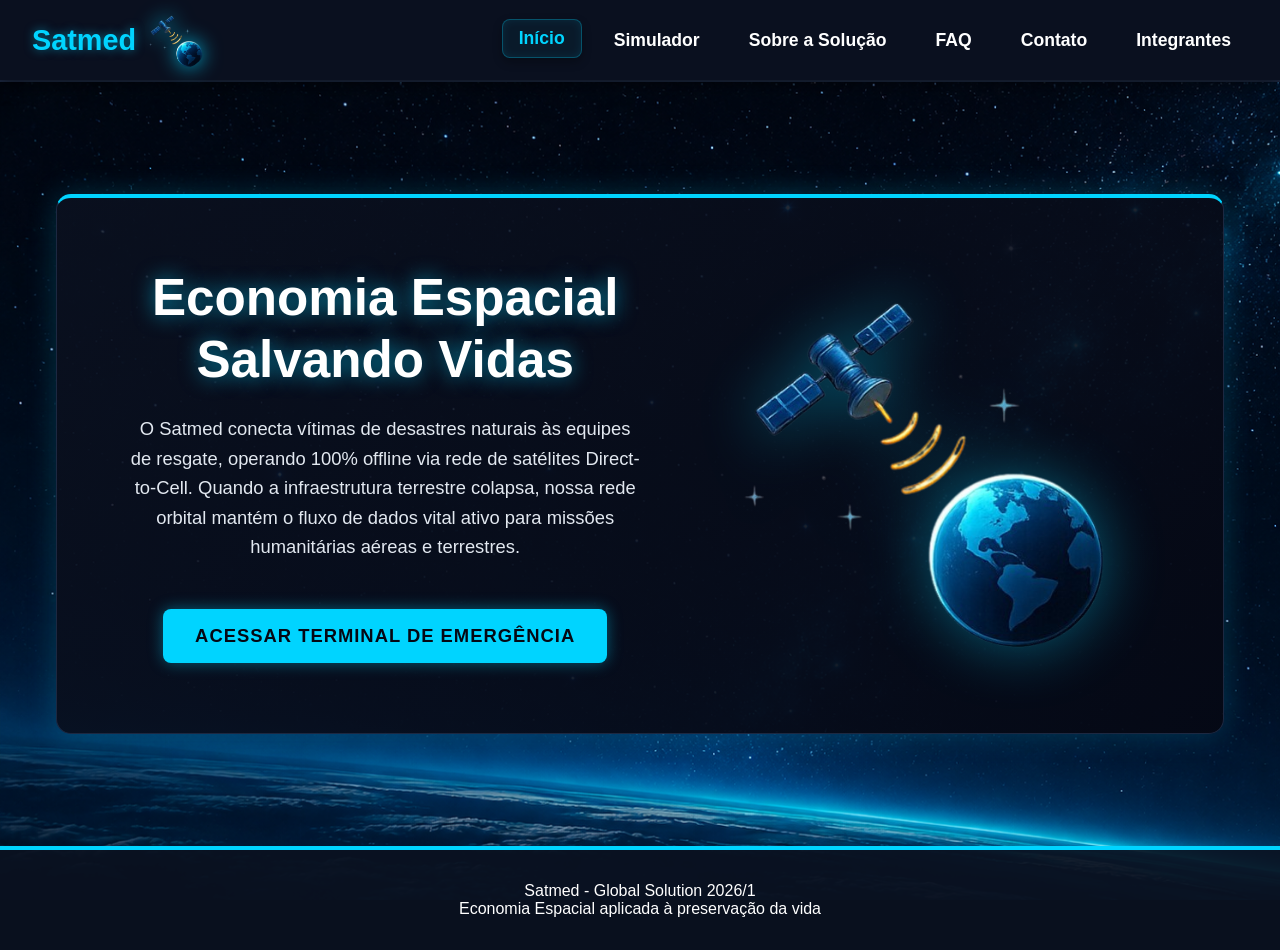
<file: index.html>
<!DOCTYPE html>
<html lang="pt-br">
<head>
    <meta charset="UTF-8">
    <meta name="viewport" content="width=device-width, initial-scale=1.0">
    <title>Satmed - Triagem Espacial</title>
    <link rel="stylesheet" href="../css/main.css">
</head>
<body>
    <header class="cabecalho-principal">
        <nav class="menu-principal" aria-label="Navegação Principal">
            <div class="cabecalho-mobile">
                <div class="marca-startup">
                    Satmed
                    <img src="./assets/satelite-emergencia.jpg" alt="Logo Satmed" class="icone-logo">
                </div>
                <div class="menu-toggle" id="btn-menu">
                    <span></span>
                    <span></span>
                    <span></span>
                </div>
            </div>
            <div class="links-menu" id="links-menu">
                <a href="index.html" class="ativo">Início</a>
                <a href="paginas/simulador.html">Simulador</a>
                <a href="paginas/sobre.html">Sobre a Solução</a>
                <a href="paginas/faq.html">FAQ</a>
                <a href="paginas/contato.html">Contato</a>
                <a href="paginas/integrantes.html">Integrantes</a>
            </div>
        </nav>
    </header>

    <main>
        <section class="hero-banner">
            <div class="hero-texto">
                <h1>Economia Espacial Salvando Vidas</h1>
                <p>O Satmed conecta vítimas de desastres naturais às equipes de resgate, operando 100% offline via rede de satélites Direct-to-Cell. Quando a infraestrutura terrestre colapsa, nossa rede orbital mantém o fluxo de dados vital ativo para missões humanitárias aéreas e terrestres.</p>
                <a href="paginas/simulador.html" class="btn-ancora">Acessar Terminal de Emergência</a>
            </div>
            <div class="hero-imagem">
                <img src="./assets/satelite-emergencia.jpg" alt="Ilustração de um satélite enviando sinal de emergência para a Terra">
            </div>
        </section>
    </main>

   <footer class="rodape-principal">
        <div class="rodape-conteudo">
            <p>Satmed - Global Solution 2026/1</p>
            <p>Economia Espacial aplicada à preservação da vida</p>
        </div>
    </footer>

    <script src="./js/script.js"></script>
</body>
</html>
</file>
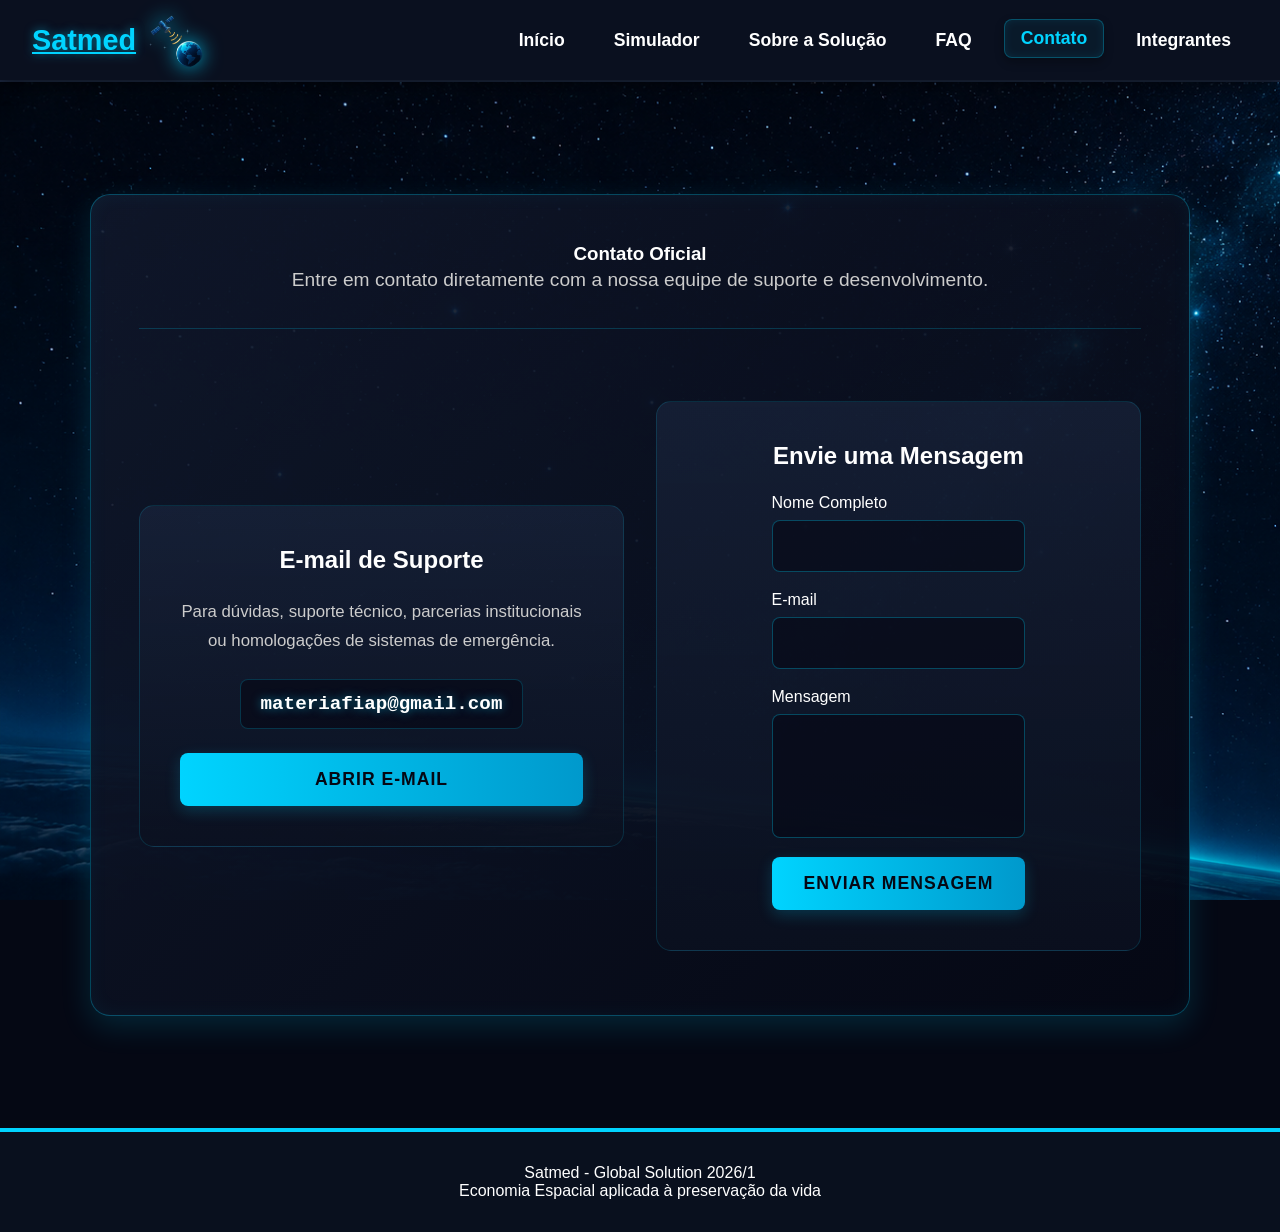
<file: paginas/contato.html>
<!DOCTYPE html>
<html lang="pt-br">
<head>
    <meta charset="UTF-8">
    <meta name="viewport" content="width=device-width, initial-scale=1.0">
    <title>Satmed - Contato</title>
    <link rel="stylesheet" href="../css/main.css">
</head>
<body>
    <header class="cabecalho-principal">
        <nav class="menu-principal" aria-label="Navegação Principal">
            <div class="cabecalho-mobile">
                <a href="../index.html" class="marca-startup" aria-label="Ir para a página inicial">
                    Satmed
                    <img src="../assets/satelite-emergencia.jpg" alt="Logotipo do Satmed" class="icone-logo">
                </a>
                <div class="menu-toggle" id="btn-menu" aria-label="Abrir menu de navegação">
                    <span></span>
                    <span></span>
                    <span></span>
                </div>
            </div>
            
            <div class="links-menu" id="links-menu">
                <a href="../index.html">Início</a>
                <a href="simulador.html">Simulador</a>
                <a href="sobre.html">Sobre a Solução</a>
                <a href="faq.html">FAQ</a>
                <a href="contato.html" class="ativo">Contato</a>
                <a href="integrantes.html">Integrantes</a>
            </div>
        </nav>
    </header>

    <main>
        <article class="area-contato-container">
            
            <section class="cabecalho-contato">
                <h1>Contato Oficial</h1>
                <p>Entre em contato diretamente com a nossa equipe de suporte e desenvolvimento.</p>
            </section>

            <section class="contato-central">
    <div class="card-email-unico">
        <h2>E-mail de Suporte</h2>
        <p>Para dúvidas, suporte técnico, parcerias institucionais ou homologações de sistemas de emergência.</p>
        <span class="endereco-email">materiafiap@gmail.com</span>
        <a href="https://www.google.com/gmail" class="btn-abrir-email">Abrir E-mail</a>
    </div>

    <div class="formulario-contato">
        <h2>Envie uma Mensagem</h2>
        <form id="form-contato">
            <div class="grupo-form">
                <label for="nome">Nome Completo</label>
                <input type="text" id="nome" name="nome" required autocomplete="name">
            </div>
            <div class="grupo-form">
                <label for="email">E-mail</label>
                <input type="email" id="email" name="email" required autocomplete="email">
            </div>
            <div class="grupo-form">
                <label for="mensagem">Mensagem</label>
                <textarea id="mensagem" name="mensagem" rows="5" required></textarea>
            </div>
            <button type="submit" class="btn-abrir-email">Enviar Mensagem</button>
            <p id="msg-sucesso" class="painel-oculto">Mensagem enviada com sucesso!</p>
        </form>
    </div>
</section>
        </article>
    </main>

    <footer class="rodape-principal">
        <div class="rodape-conteudo">
            <p>Satmed - Global Solution 2026/1</p>
            <p>Economia Espacial aplicada à preservação da vida</p>
        </div>
    </footer>

    <script src="../js/script.js"></script>
</body>
</html>
</file>
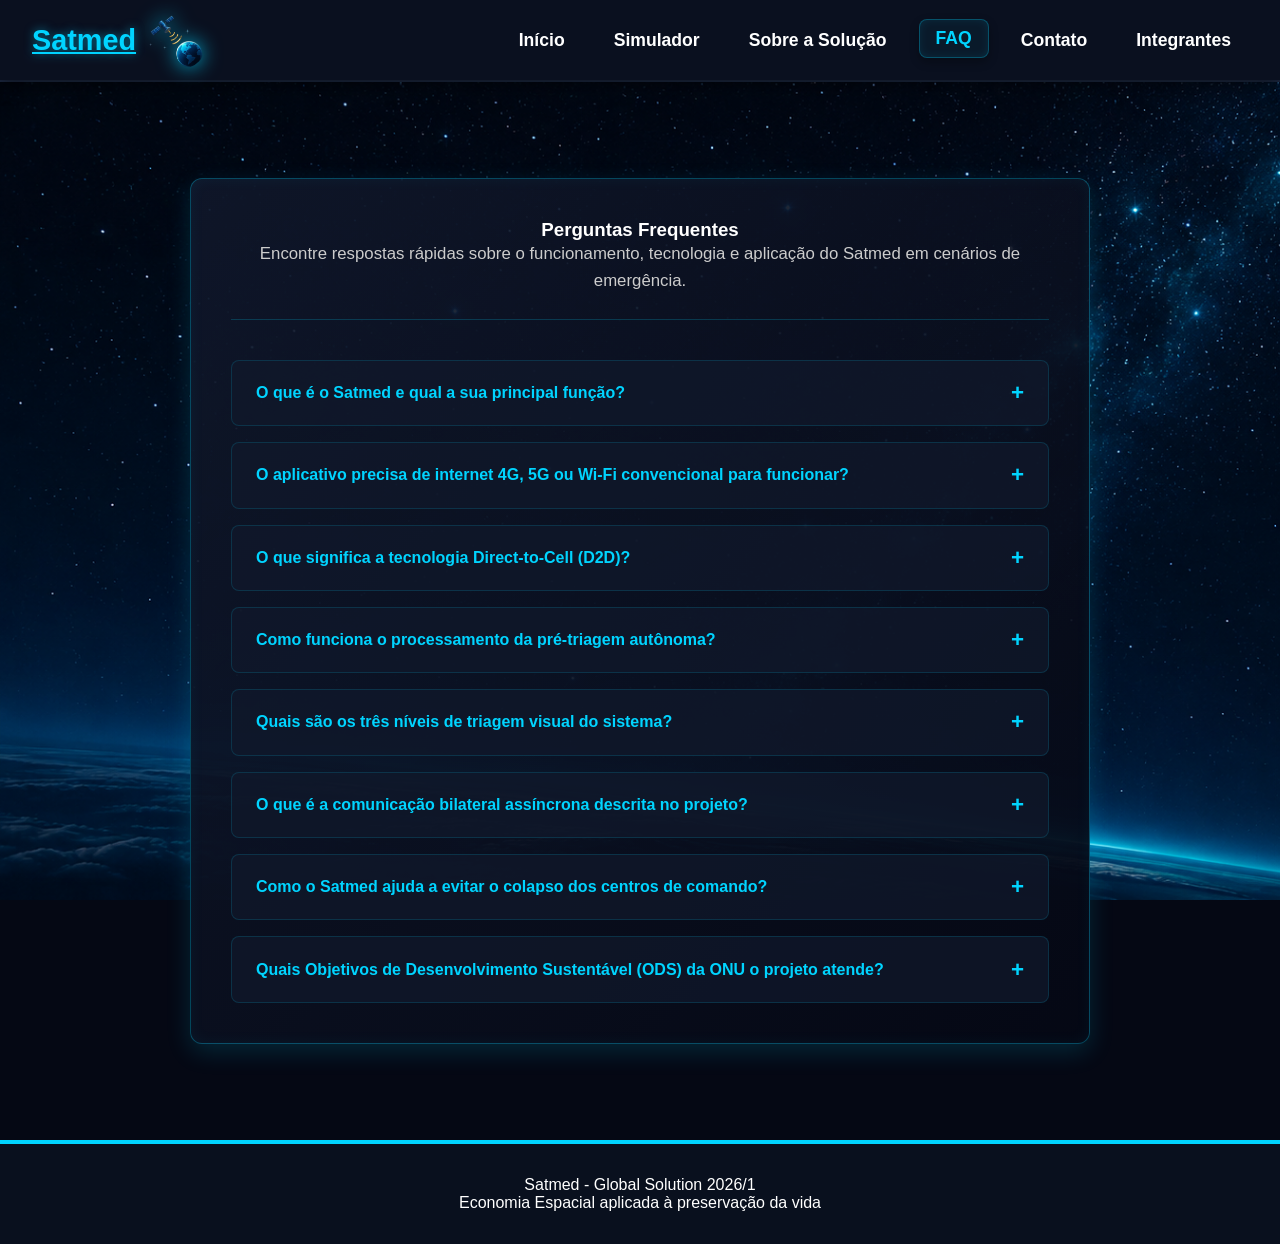
<file: paginas/faq.html>
<!DOCTYPE html>
<html lang="pt-br">
<head>
    <meta charset="UTF-8">
    <meta name="viewport" content="width=device-width, initial-scale=1.0">
    <title>Satmed - Perguntas Frequentes (FAQ)</title>
    <link rel="stylesheet" href="../css/main.css">
</head>
<body>
    <header class="cabecalho-principal">
        <nav class="menu-principal" aria-label="Navegação Principal">
            <div class="cabecalho-mobile">
                <a href="../index.html" class="marca-startup" aria-label="Ir para a página inicial">
                    Satmed
                    <img src="../assets/satelite-emergencia.jpg" alt="Logotipo do Satmed" class="icone-logo">
                </a>
                <div class="menu-toggle" id="btn-menu" aria-label="Abrir menu de navigation">
                    <span></span>
                    <span></span>
                    <span></span>
                </div>
            </div>
            
            <div class="links-menu" id="links-menu">
                <a href="../index.html">Início</a>
                <a href="simulador.html">Simulador</a>
                <a href="sobre.html">Sobre a Solução</a>
                <a href="faq.html" class="ativo">FAQ</a>
                <a href="contato.html">Contato</a>
                <a href="integrantes.html">Integrantes</a>
            </div>
        </nav>
    </header>

    <main>
        <article class="area-faq-container">
            
            <section class="cabecalho-faq">
                <h1>Perguntas Frequentes</h1>
                <p>Encontre respostas rápidas sobre o funcionamento, tecnologia e aplicação do Satmed em cenários de emergência.</p>
            </section>

            <section class="lista-faq">
                
                <details class="item-faq">
                    <summary>O que é o Satmed e qual a sua principal função?</summary>
                    <p>O Satmed é um aplicativo de emergência e auto-triagem inteligente projetado para operar em áreas afetadas por desastres naturais ou regiões isoladas.<br><br>Sua função principal é reestabelecer uma ponte de comunicação via satélite de mão dupla entre as vítimas e os centros de resgate médicos urbanos, evitando o isolamento total causado pela queda de redes móveis terrestres.</p>
                </details>

                <details class="item-faq">
                    <summary>O aplicativo precisa de internet 4G, 5G ou Wi-Fi convencional para funcionar?</summary>
                    <p><strong>Não.</strong> O Satmed foi desenvolvido especificamente para cenários onde a infraestrutura terrestre entrou em colapso ou é inexistente.<br><br>Toda a coleta de dados de sintomas e localização por GPS é feita de maneira <strong>offline</strong> no aparelho. A transmissão subsequente ocorre diretamente do smartphone para satélites de baixa órbita.</p>
                </details>

                <details class="item-faq">
                    <summary>O que significa a tecnologia Direct-to-Cell (D2D)?</summary>
                    <p>A tecnologia <strong>Direct-to-Cell</strong> permite que smartphones comuns conectem-se diretamente a satélites espaciais sem a necessidade de modificações de hardware ou antenas externas adicionais.<br><br>O dispositivo móvel utiliza suas bandas de frequência padrão para se comunicar diretamente com as constelações de satélites na órbita baixa da Terra.</p>
                </details>

                <details class="item-faq">
                    <summary>Como funciona o processamento da pré-triagem autônoma?</summary>
                    <p>Quando a vítima insere seus sintomas de forma offline no aplicativo, algoritmos clínicos locais processam o quadro de saúde diretamente no processador do smartphone.<br><br>O sistema então classifica a gravidade do paciente de <strong>forma autônoma</strong> antes mesmo de enviar o sinal, otimizando o fluxo de dados para a transmissão.</p>
                </details>

                <details class="item-faq">
                    <summary>Quais são os três níveis de triagem visual do sistema?</summary>
                    <p>O sistema organiza o atendimento através de três cores clínicas prioritárias:<br><br><strong>🚨 Risco Vermelho (#001):</strong> Emergências Extremas com perigo iminente de morte.<br><br><strong>⚠️ Risco Amarelo (#002):</strong> Casos de Atenção ou Urgência moderada.<br><br><strong>🟢 Risco Verde (#003):</strong> Casos Não-urgentes ou Pacientes Estáveis.</p>
                </details>

                <details class="item-faq">
                    <summary>O que é a comunicação bilateral assíncrona descrita no projeto?</summary>
                    <p>Trata-se de um canal de mão dupla focado no envio e recebimento de pequenos pacotes de texto estruturado <strong>(beacons)</strong>.<br><br>Ao invés de carregar transmissões pesadas de voz ou vídeo que falhariam em redes espaciais instáveis, o Satmed permite que o médico envie condutas e instruções de primeiros socorros de volta para o celular do usuário de forma leve e garantida.</p>
                </details>

                <details class="item-faq">
                    <summary>Como o Satmed ajuda a evitar o colapso dos centros de comando?</summary>
                    <p>Durante uma catástrofe climática, milhares de mensagens desconexas chegam simultaneamente, gerando caos operacional.<br><br>O Satmed filtra e organiza automaticamente essas requisições, entregando um painel digital com uma fila de espera <strong>ordenada estritamente por critérios médicos</strong> de gravidade real.</p>
                </details>

                <details class="item-faq">
                    <summary>Quais Objetivos de Desenvolvimento Sustentável (ODS) da ONU o projeto atende?</summary>
                    <p>O Satmed está alinhado diretamente com três ODS da ONU:<br><br><strong>📍 ODS 9 (Indústria, Inovação e Infraestrutura):</strong> Ao implementar conectividade resiliente via economia espacial.<br><br><strong>📍 ODS 11 (Cidades e Comunidades Sustentáveis):</strong> Ao manter assistência urbana em colapsos climáticos.<br><br><strong>📍 ODS 13 (Ação Contra a Mudança Global do Clima):</strong> Reduzindo fatalidades em desastres extremos.</p>
                </details>

            </section>

        </article>
    </main>

    <footer class="rodape-principal">
        <div class="rodape-conteudo">
            <p>Satmed - Global Solution 2026/1</p>
            <p>Economia Espacial aplicada à preservação da vida</p>
        </div>
    </footer>

    <script src="../js/script.js"></script>
</body>
</html>
</file>
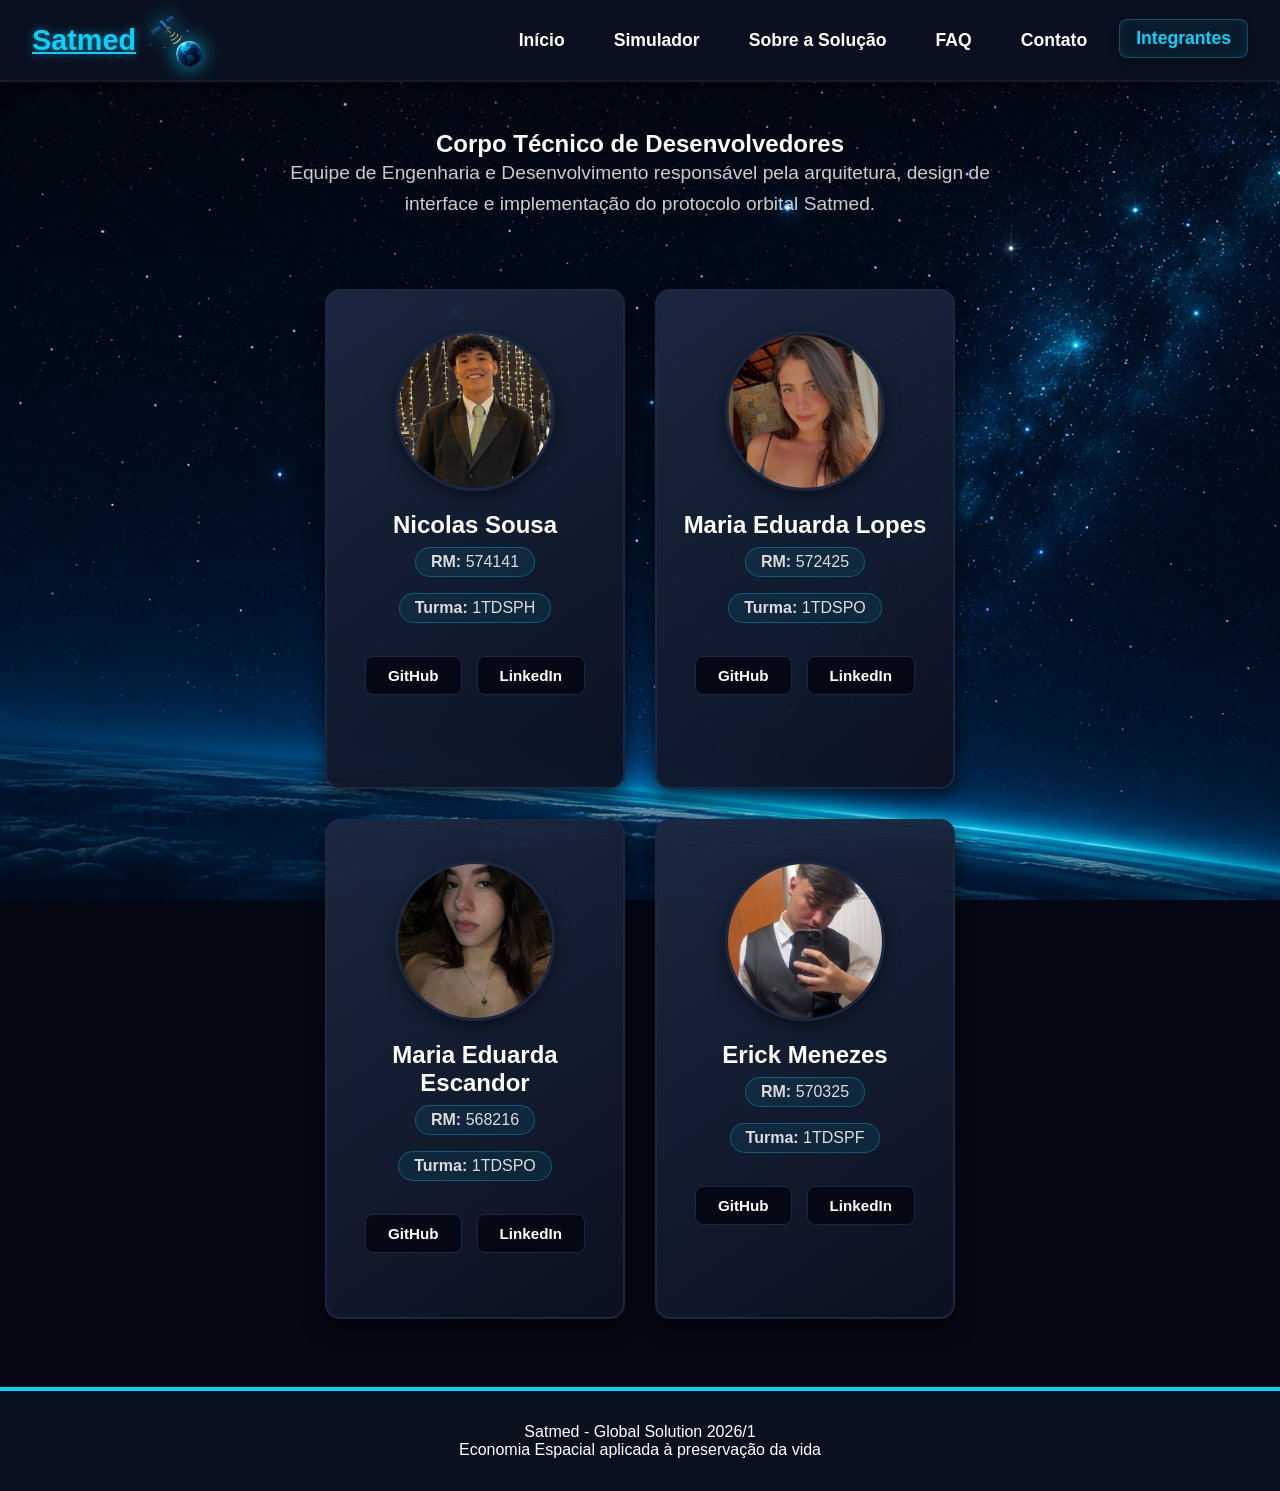
<file: paginas/integrantes.html>
<!DOCTYPE html>
<html lang="pt-br">
<head>
    <meta charset="UTF-8">
    <meta name="viewport" content="width=device-width, initial-scale=1.0">
    <title>Satmed - Integrantes</title>
    <link rel="stylesheet" href="../css/main.css">
</head>
<body>
    <header class="cabecalho-principal">
        <nav class="menu-principal" aria-label="Navegação Principal">
            <div class="cabecalho-mobile">
                <div class="marca-startup">
                    <a href="../index.html" class="marca-startup" aria-label="Ir para a página inicial">
                    Satmed
                    <img src="../assets/satelite-emergencia.jpg" alt="Logo Satmed" class="icone-logo">
                </a>
                </div>
                <div class="menu-toggle" id="btn-menu">
                    <span></span>
                    <span></span>
                    <span></span>
                </div>
            </div>
            
            <div class="links-menu" id="links-menu">
                <a href="../index.html">Início</a>
                <a href="simulador.html">Simulador</a>
                <a href="sobre.html">Sobre a Solução</a>
                <a href="faq.html">FAQ</a>
                <a href="contato.html">Contato</a>
                <a href="integrantes.html" class="ativo">Integrantes</a>
            </div>
        </nav>
    </header>

    <main>
        <section class="area-equipe-container">
            <div class="cabecalho-equipe">
                <h1>Corpo Técnico de Desenvolvedores</h1>
                <p>Equipe de Engenharia e Desenvolvimento responsável pela arquitetura, design de interface e implementação do protocolo orbital Satmed.</p>
            </div>

            <div class="flex-equipe">
                <div class="cartao-integrante">
                    <div class="avatar-container">
                        <img src="../assets/foto-nicolas.jpg" alt="Fotografia de Nicolas Sousa">
                    </div>
                    <h2>Nicolas Sousa</h2>
                    <p class="info-academica"><strong>RM:</strong> 574141</p>
                    <p class="info-academica"><strong>Turma:</strong> 1TDSPH</p>
                    <div class="links-integrante">
                        <a href="https://github.com/nicolaspk" target="_blank">GitHub</a>
                        <a href="https://www.linkedin.com/in/nicolas-sousaa/" target="_blank">LinkedIn</a>
                    </div>
                </div>

                <div class="cartao-integrante">
                    <div class="avatar-container">
                        <img src="../assets/foto-maria2.png" alt="Fotografia de Maria Lima">
                    </div>
                    <h2>Maria Eduarda Lopes</h2>
                    <p class="info-academica"><strong>RM:</strong> 572425</p>
                    <p class="info-academica"><strong>Turma:</strong> 1TDSPO</p>
                    <div class="links-integrante">
                        <a href="https://github.com/mariaeduardaalima" target="_blank">GitHub</a>
                        <a href="https://www.linkedin.com/in/maria-eduarda-lopes-de-lima-1291b6289/" target="_blank">LinkedIn</a>
                    </div>
                </div>
                
                <div class="cartao-integrante">
                    <div class="avatar-container">
                        <img src="../assets/foto-maria1.jpeg" alt="Fotografia de Maria Eduarda Escandor">
                    </div>
                    <h2>Maria Eduarda Escandor</h2>
                    <p class="info-academica"><strong>RM:</strong> 568216</p>
                    <p class="info-academica"><strong>Turma:</strong> 1TDSPO</p>
                    <div class="links-integrante">
                        <a href="https://github.com/mariabatistaescandor-gif" target="_blank">GitHub</a>
                        <a href="https://www.linkedin.com/in/maria-eduarda-escandor-5b1587359/" target="_blank">LinkedIn</a>
                    </div>
                </div>

                <div class="cartao-integrante">
                    <div class="avatar-container">
                        <img src="../assets/foto-erick.jpeg" alt="Fotografia de Erick Menezes">
                    </div>
                    <h2>Erick Menezes</h2>
                    <p class="info-academica"><strong>RM:</strong> 570325</p>
                    <p class="info-academica"><strong>Turma:</strong> 1TDSPF</p>
                    <div class="links-integrante">
                        <a href="https://github.com/Erick488-maker" target="_blank">GitHub</a>
                        <a href="https://www.linkedin.com/in/erick-menezes-b53009232/" target="_blank">LinkedIn</a>
                    </div>
                </div>

            </div>
        </section>
    </main>

    <footer class="rodape-principal">
        <div class="rodape-conteudo">
            <p>Satmed - Global Solution 2026/1</p>
            <p>Economia Espacial aplicada à preservação da vida</p>
        </div>
    </footer>

    <script src="../js/script.js"></script>
</body>
</html>
</file>
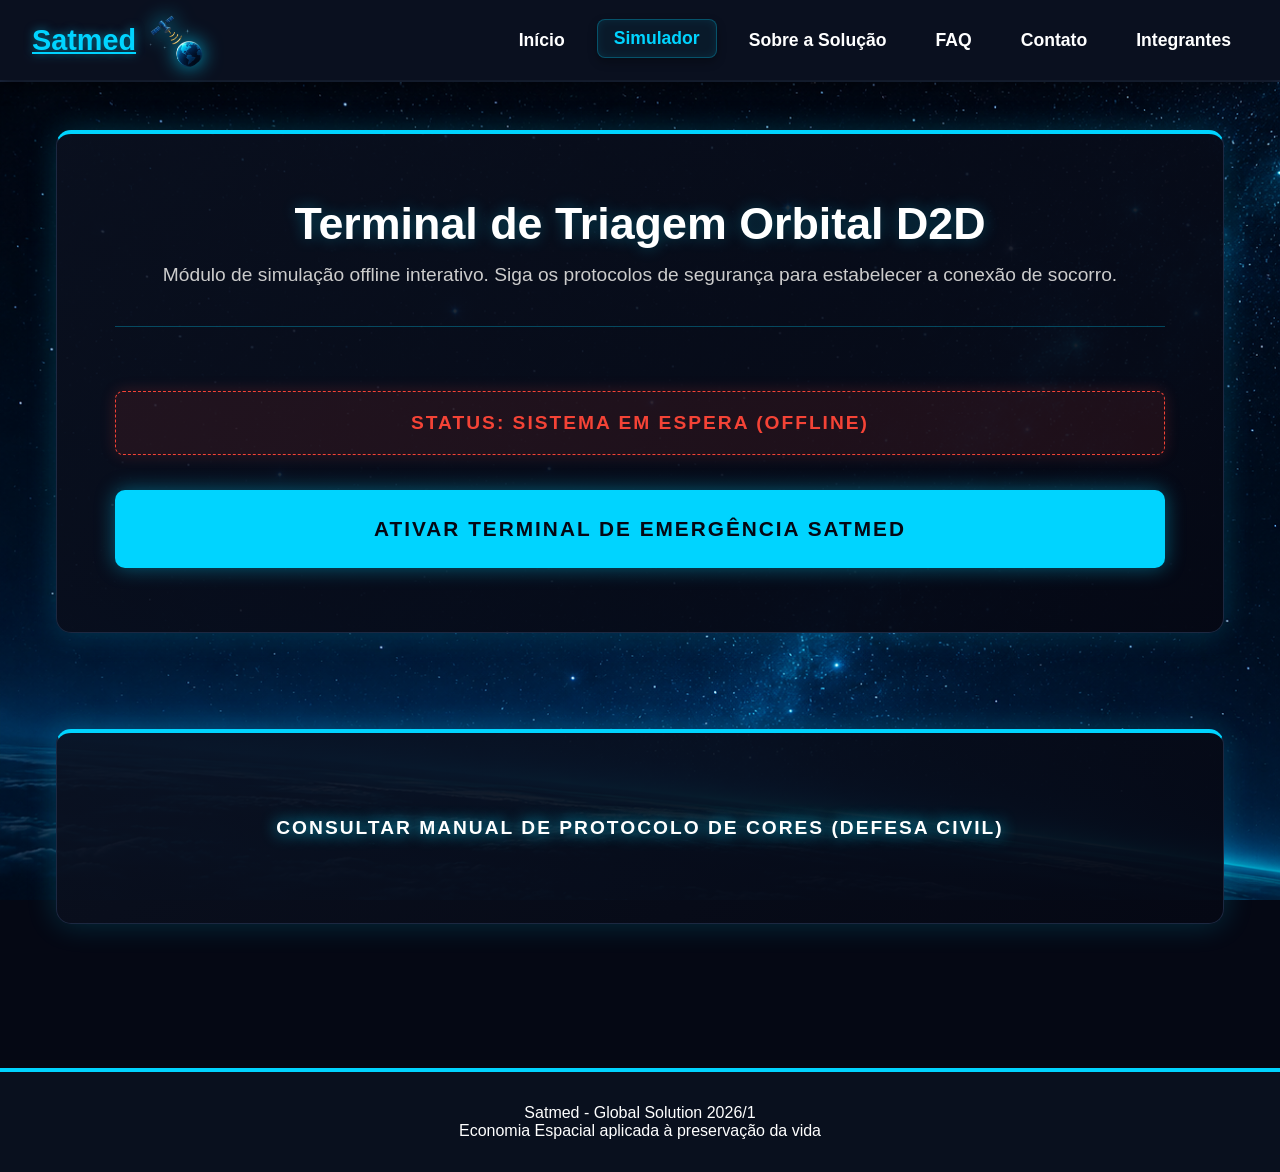
<file: paginas/simulador.html>
<!DOCTYPE html>
<html lang="pt-br">
<head>
    <meta charset="UTF-8">
    <meta name="viewport" content="width=device-width, initial-scale=1.0">
    <title>Satmed - Triagem Espacial</title>
    <link rel="stylesheet" href="../css/main.css">
</head>
<body>
    <header class="cabecalho-principal">
        <nav class="menu-principal" aria-label="Navegação Principal">
            <div class="cabecalho-mobile">
                <a href="../index.html" class="marca-startup" aria-label="Ir para a página inicial">
                    Satmed
                    <img src="../assets/satelite-emergencia.jpg" alt="Logo Satmed" class="icone-logo">
                </a>
                <div class="menu-toggle" id="btn-menu">
                    <span></span>
                    <span></span>
                    <span></span>
                </div>
            </div>
            <div class="links-menu" id="links-menu">
                <a href="../index.html">Início</a>
                <a href="simulador.html" class="ativo">Simulador</a>
                <a href="sobre.html">Sobre a Solução</a>
                <a href="faq.html">FAQ</a>
                <a href="contato.html">Contato</a>
                <a href="integrantes.html">Integrantes</a>
            </div>
        </nav>
    </header>

    <main>
        <section id="area-simulacao" class="area-triagem">
            <div class="cabecalho-secao">
                <h2>Terminal de Triagem Orbital D2D</h2>
                <p>Módulo de simulação offline interativo. Siga os protocolos de segurança para estabelecer a conexão de socorro.</p>
            </div>

            <div id="simulacao-passo-1" class="estagio-simulacao">
                <div class="status-terminal offline">
                    <p>STATUS: SISTEMA EM ESPERA (OFFLINE)</p>
                </div>
                <button type="button" id="btn-inicializar" class="btn-principal">Ativar Terminal de Emergência Satmed</button>
            </div>

            <div id="simulacao-passo-2" class="estagio-simulacao painel-oculto">
                <div class="painel-scanner">
                    <div class="radar-linha"></div>
                    <p class="texto-scanner">📡 Buscando satélites de telemetria de baixa órbita (LEO)...</p>
                    <p class="texto-scanner-sub" id="log-scanner">Iniciando varredura de radiofrequência...</p>
                </div>
            </div>

            <div id="simulacao-passo-3" class="estagio-simulacao painel-oculto">
                <div class="dados-rastreio">
                    <p class="titulo-gps">📍 Coordenadas Travadas via Satélite</p>
                    <p class="valor-gps" id="coordenadas-dinamicas">LAT: --.---- | LON: --.----</p>
                    <span class="status-link">Conexão orbital criptografada estabelecida com sucesso.</span>
                </div>

                <form class="formulario-triagem" id="form-triagem">
                    <fieldset class="grupo-problemas">
                        <legend>Selecione todas as condições que se aplicam à situação atual:</legend>
                        
                        <div class="caixa-opcao">
                            <input type="checkbox" id="prob-hemorragia" name="problemas" value="trauma">
                            <label for="prob-hemorragia">🔴 Trauma Severo / Hemorragia Ativa de Grande Porte</label>
                        </div>

                        <div class="caixa-opcao">
                            <input type="checkbox" id="prob-respiratorio" name="problemas" value="respiratorio">
                            <label for="prob-respiratorio">🔴 Parada ou Dificuldade Respiratória Aguda</label>
                        </div>

                        <div class="caixa-opcao">
                            <input type="checkbox" id="prob-fratura" name="problemas" value="urgente">
                            <label for="prob-fratura">🟡 Suspeita de Fratura Exposta ou Interna Fechada</label>
                        </div>

                        <div class="caixa-opcao">
                            <input type="checkbox" id="prob-estrutura" name="problemas" value="isolamento">
                            <label for="prob-estrutura">🟡 Vítima Presa em Estrutura Colapsada / Risco Iminente</label>
                        </div>

                        <div class="caixa-opcao">
                            <input type="checkbox" id="prob-alagamento" name="problemas" value="isolamento">
                            <label for="prob-alagamento">🟡 Isolamento por Enchente Sem Rota de Fuga Terrestre</label>
                        </div>

                        <div class="caixa-opcao">
                            <input type="checkbox" id="prob-estavel" name="problemas" value="estavel">
                            <label for="prob-estavel">🟢 Apenas Escoriações Leves / Vítima Consciente e Confortável</label>
                        </div>
                    </fieldset>

                    <div id="mensagem-erro" class="mensagem-erro painel-oculto">
                        ⚠️ Protocolo Bloqueado: Selecione ao menos uma condição para compactar o pacote D2D.
                    </div>

                    <button type="button" id="btn-transmitir" class="btn-principal">Compactar e Transmitir Pacote de Dados D2D</button>
                </form>
            </div>

            <div id="simulacao-passo-4" class="estagio-simulacao painel-oculto">
                <div class="animacao-envio">
                    <p class="piscar-texto">⚡ Compactando telemetria médica em formato binário ultraleve...</p>
                    <p class="piscar-texto">🛰️ Transmitindo pacote de socorro para constelação orbital...</p>
                    <div class="barra-progresso-container">
                        <div class="barra-progresso-preenchimento"></div>
                    </div>
                </div>
            </div>

            <div id="simulacao-passo-5" class="estagio-simulacao painel-oculto">
                <div id="resultado-triagem-dinamico"></div>
            </div>
        </section>

        <section class="area-riscos">
            <details>
                <summary>Consultar Manual de Protocolo de Cores (Defesa Civil)</summary>
                <div class="niveis-container">
                    <div class="card-risco risco-vermelho">
                        <h3>🚨 Risco Vermelho (#001)</h3>
                        <p>Emergência Extrema. Despacho imediato de UTI Móvel ou Helicóptero Aeromédico.</p>
                    </div>
                    <div class="card-risco risco-amarelo">
                        <h3>⚠️ Risco Amarelo (#002)</h3>
                        <p>Atenção/Urgência. Equipes terrestres direcionadas assim que as vias forem liberadas.</p>
                    </div>
                    <div class="card-risco risco-verde">
                        <h3>🟢 Risco Verde (#003)</h3>
                        <p>Não-urgente/Estável. Orientação remota ativada. Aguardar resgate secundário.</p>
                    </div>
                </div>
            </details>
        </section>
    </main>

   <footer class="rodape-principal">
        <div class="rodape-conteudo">
            <p>Satmed - Global Solution 2026/1</p>
            <p>Economia Espacial aplicada à preservação da vida</p>
        </div>
    </footer>

    <script src="../js/script.js"></script>
</body>
</html>
</file>
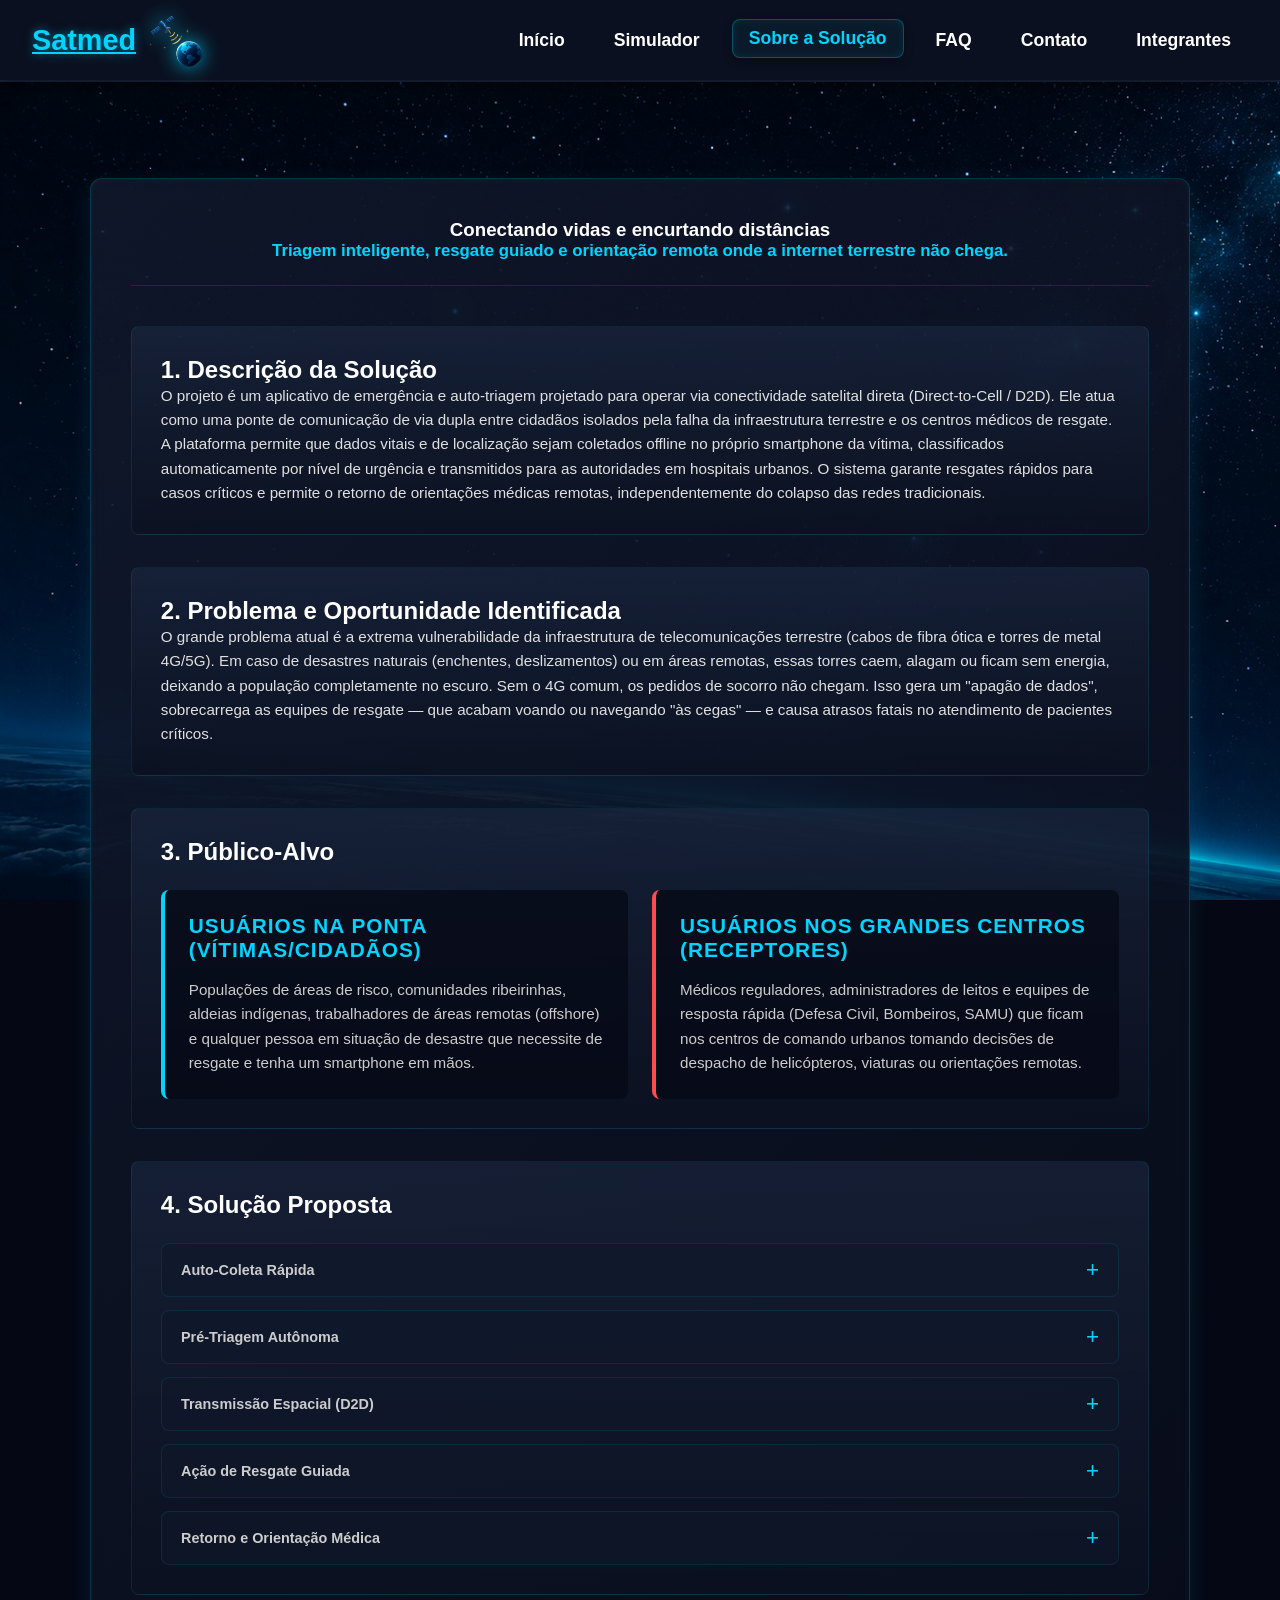
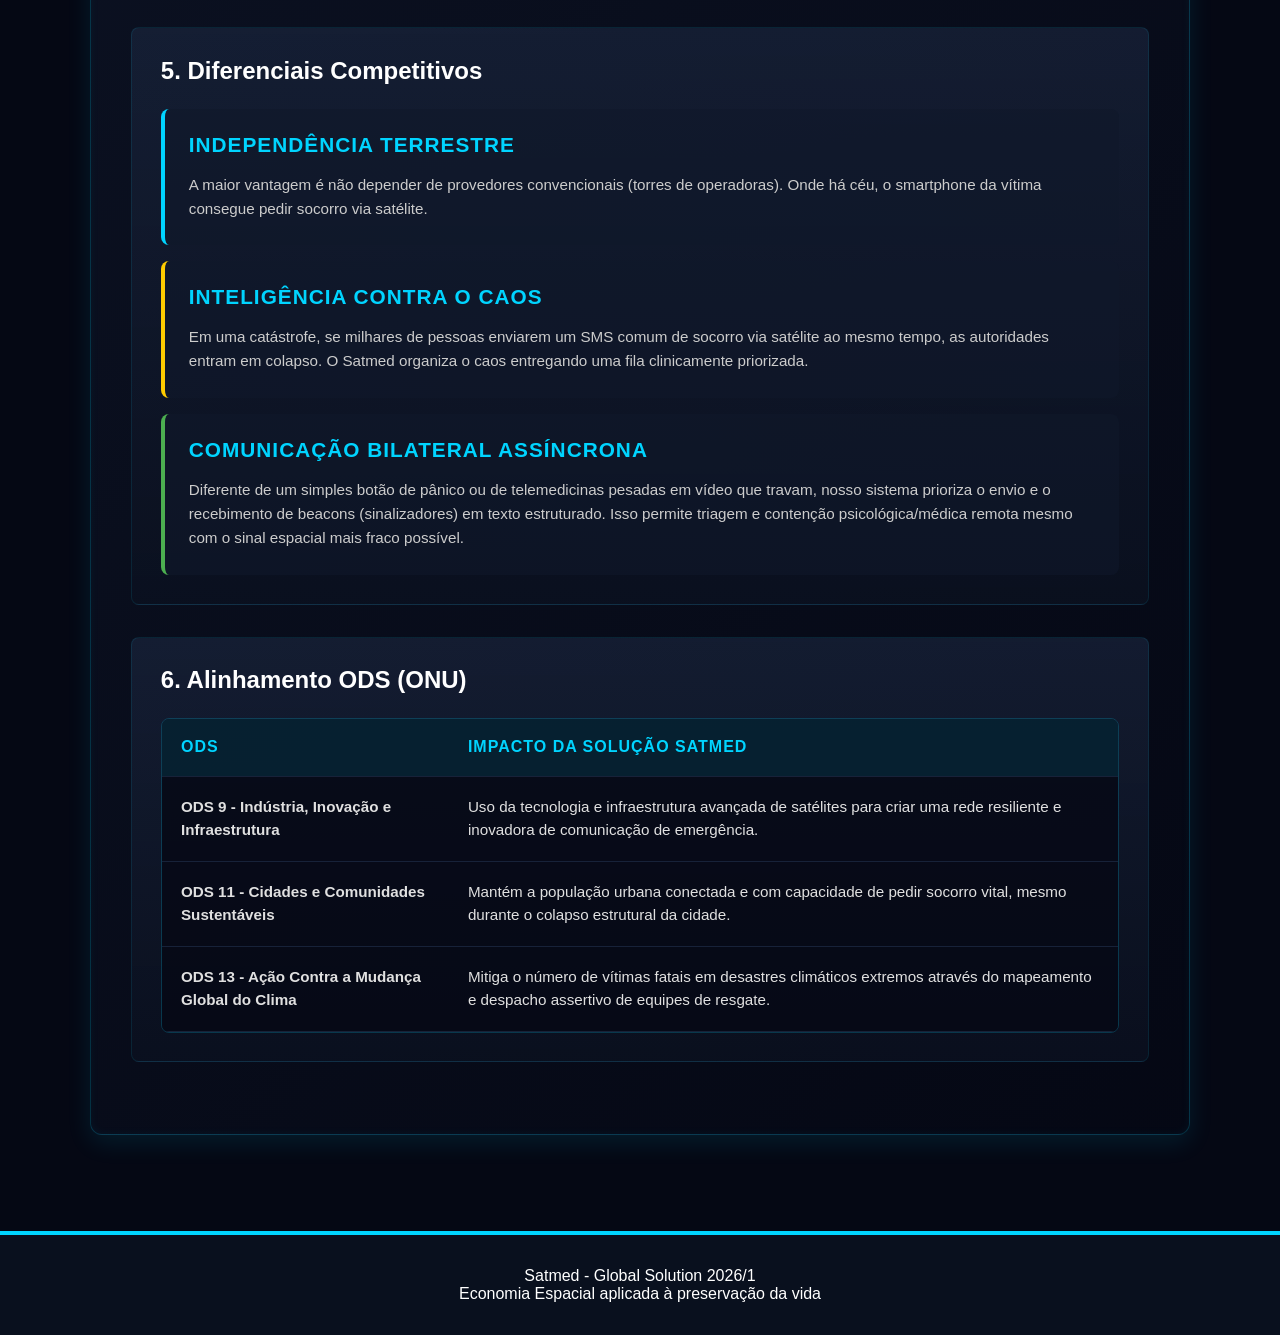
<file: paginas/sobre.html>
<!DOCTYPE html>
<html lang="pt-br">
<head>
    <meta charset="UTF-8">
    <meta name="viewport" content="width=device-width, initial-scale=1.0">
    <title>Satmed - Sobre a Solução</title>
    <link rel="stylesheet" href="../css/main.css">
</head>
<body>
    <header class="cabecalho-principal">
        <nav class="menu-principal" aria-label="Navegação Principal">
            <div class="cabecalho-mobile">
                <a href="../index.html" class="marca-startup" aria-label="Ir para a página inicial">
                    Satmed
                    <img src="../assets/satelite-emergencia.jpg" alt="Logotipo do Satmed" class="icone-logo">
                </a>
                <div class="menu-toggle" id="btn-menu" aria-label="Abrir menu de navegação">
                    <span></span>
                    <span></span>
                    <span></span>
                </div>
            </div>
            
            <div class="links-menu" id="links-menu">
                <a href="../index.html">Início</a>
                <a href="simulador.html">Simulador</a>
                <a href="sobre.html" class="ativo">Sobre a Solução</a>
                <a href="faq.html">FAQ</a>
                <a href="contato.html">Contato</a>
                <a href="integrantes.html">Integrantes</a>
            </div>
        </nav>
    </header>

    <main>
        <article class="area-sobre-container">
            
            <section class="cabecalho-sobre">
                <h1>Conectando vidas e encurtando distâncias</h1>
                <p>Triagem inteligente, resgate guiado e orientação remota onde a internet terrestre não chega.</p>
            </section>

            <section class="bloco-info">
                <h2>1. Descrição da Solução</h2>
                <p>O projeto é um aplicativo de emergência e auto-triagem projetado para operar via conectividade satelital direta (Direct-to-Cell / D2D). Ele atua como uma ponte de comunicação de via dupla entre cidadãos isolados pela falha da infraestrutura terrestre e os centros médicos de resgate. A plataforma permite que dados vitais e de localização sejam coletados offline no próprio smartphone da vítima, classificados automaticamente por nível de urgência e transmitidos para as autoridades em hospitais urbanos. O sistema garante resgates rápidos para casos críticos e permite o retorno de orientações médicas remotas, independentemente do colapso das redes tradicionais.</p>
            </section>

            <section class="bloco-info">
                <h2>2. Problema e Oportunidade Identificada</h2>
                <p>O grande problema atual é a extrema vulnerabilidade da infraestrutura de telecomunicações terrestre (cabos de fibra ótica e torres de metal 4G/5G). Em caso de desastres naturais (enchentes, deslizamentos) ou em áreas remotas, essas torres caem, alagam ou ficam sem energia, deixando a população completamente no escuro. Sem o 4G comum, os pedidos de socorro não chegam. Isso gera um "apagão de dados", sobrecarrega as equipes de resgate — que acabam voando ou navegando "às cegas" — e causa atrasos fatais no atendimento de pacientes críticos.</p>
            </section>

            <section class="bloco-info">
                <h2>3. Público-Alvo</h2>
                <div class="publico-grid">
                    <div class="card-publico">
                        <h3>Usuários na Ponta (Vítimas/Cidadãos)</h3>
                        <p>Populações de áreas de risco, comunidades ribeirinhas, aldeias indígenas, trabalhadores de áreas remotas (offshore) e qualquer pessoa em situação de desastre que necessite de resgate e tenha um smartphone em mãos.</p>
                    </div>
                    <div class="card-publico">
                        <h3>Usuários nos Grandes Centros (Receptores)</h3>
                        <p>Médicos reguladores, administradores de leitos e equipes de resposta rápida (Defesa Civil, Bombeiros, SAMU) que ficam nos centros de comando urbanos tomando decisões de despacho de helicópteros, viaturas ou orientações remotas.</p>
                    </div>
                </div>
            </section>

            <section class="bloco-info">
                <h2>4. Solução Proposta</h2>
                <div class="acordeao-container">
                    <details class="acordeao-etapa">
                        <summary>Auto-Coleta Rápida</summary>
                        <p>A própria vítima (ou alguém próximo) abre o app Satmed e seleciona visualmente seus sintomas e estado atual (ex: ferido, ilhado, falta de ar).</p>
                    </details>

                    <details class="acordeao-etapa">
                        <summary>Pré-Triagem Autônoma</summary>
                        <p>O aplicativo processa a situação localmente no aparelho e classifica a urgência (ex: Verde para estável, Vermelho para risco iminente de morte).</p>
                    </details>

                    <details class="acordeao-etapa">
                        <summary>Transmissão Espacial (D2D)</summary>
                        <p>O app compacta a classificação e a coordenada de GPS exata em um pacote de poucos bytes e o envia usando a tecnologia Direct-to-Cell. O smartphone se conecta diretamente aos satélites de baixa órbita, driblando a falta de torres físicas.</p>
                    </details>

                    <details class="acordeao-etapa">
                        <summary>Ação de Resgate Guiada</summary>
                        <p>No centro de comando, a Defesa Civil recebe a fila de espera priorizada por gravidade. Para os casos "Vermelhos", o helicóptero de resgate é despachado direto para a localização exata, otimizando tempo e combustível.</p>
                    </details>

                    <details class="acordeao-etapa">
                        <summary>Retorno e Orientação Médica</summary>
                        <p>Para casos não urgentes (Risco Verde), o médico digita uma conduta no painel. O Satmed envia esse texto leve de volta via satélite, que apita como um alerta no celular da vítima com instruções de primeiros socorros ou contenção, evitando pânico e deslocamentos desnecessários do resgate.</p>
                    </details>
                </div>
            </section>

            <section class="bloco-info">
                <h2>5. Diferenciais Competitivos</h2>
                <div class="diferenciais-grid">
                    <div class="card-diferencial">
                        <h3>Independência Terrestre</h3>
                        <p>A maior vantagem é não depender de provedores convencionais (torres de operadoras). Onde há céu, o smartphone da vítima consegue pedir socorro via satélite.</p>
                    </div>
                    <div class="card-diferencial">
                        <h3>Inteligência Contra o Caos</h3>
                        <p>Em uma catástrofe, se milhares de pessoas enviarem um SMS comum de socorro via satélite ao mesmo tempo, as autoridades entram em colapso. O Satmed organiza o caos entregando uma fila clinicamente priorizada.</p>
                    </div>
                    <div class="card-diferencial">
                        <h3>Comunicação Bilateral Assíncrona</h3>
                        <p>Diferente de um simples botão de pânico ou de telemedicinas pesadas em vídeo que travam, nosso sistema prioriza o envio e o recebimento de beacons (sinalizadores) em texto estruturado. Isso permite triagem e contenção psicológica/médica remota mesmo com o sinal espacial mais fraco possível.</p>
                    </div>
                </div>
            </section>

            <section class="bloco-info">
                <h2>6. Alinhamento ODS (ONU)</h2>
                <div class="tabela-responsiva">
                    <table class="tabela-ods" aria-label="Tabela detalhando os Objetivos de Desenvolvimento Sustentável da ONU atendidos pelo Satmed">
                        <thead>
                            <tr>
                                <th scope="col">ODS</th>
                                <th scope="col">Impacto da Solução Satmed</th>
                            </tr>
                        </thead>
                        <tbody>
                            <tr>
                                <td class="coluna-ods" scope="row"><strong>ODS 9</strong> - Indústria, Inovação e Infraestrutura</td>
                                <td>Uso da tecnologia e infraestrutura avançada de satélites para criar uma rede resiliente e inovadora de comunicação de emergência.</td>
                            </tr>
                            <tr>
                                <td class="coluna-ods" scope="row"><strong>ODS 11</strong> - Cidades e Comunidades Sustentáveis</td>
                                <td>Mantém a população urbana conectada e com capacidade de pedir socorro vital, mesmo durante o colapso estrutural da cidade.</td>
                            </tr>
                            <tr>
                                <td class="coluna-ods" scope="row"><strong>ODS 13</strong> - Ação Contra a Mudança Global do Clima</td>
                                <td>Mitiga o número de vítimas fatais em desastres climáticos extremos através do mapeamento e despacho assertivo de equipes de resgate.</td>
                            </tr>
                        </tbody>
                    </table>
                </div>
            </section>

        </article>
    </main>

    <footer class="rodape-principal">
        <div class="rodape-conteudo">
            <p>Satmed - Global Solution 2026/1</p>
            <p>Economia Espacial aplicada à preservação da vida</p>
        </div>
    </footer>

    <script src="../js/script.js"></script>
</body>
</html>
</file>
<file: css/main.css>
@import url('style.css');
@import url('layout/cabecalho.css');
@import url('layout/rodape.css');
@import url('paginas/contato.css');
@import url('paginas/index.css');
@import url('paginas/sobre.css');
@import url('paginas/integrantes.css');
@import url('paginas/faq.css');
@import url('paginas/simulador.css');
@import url('responsividade/mobile.css');
@import url('responsividade/tablet.css');
</file>
